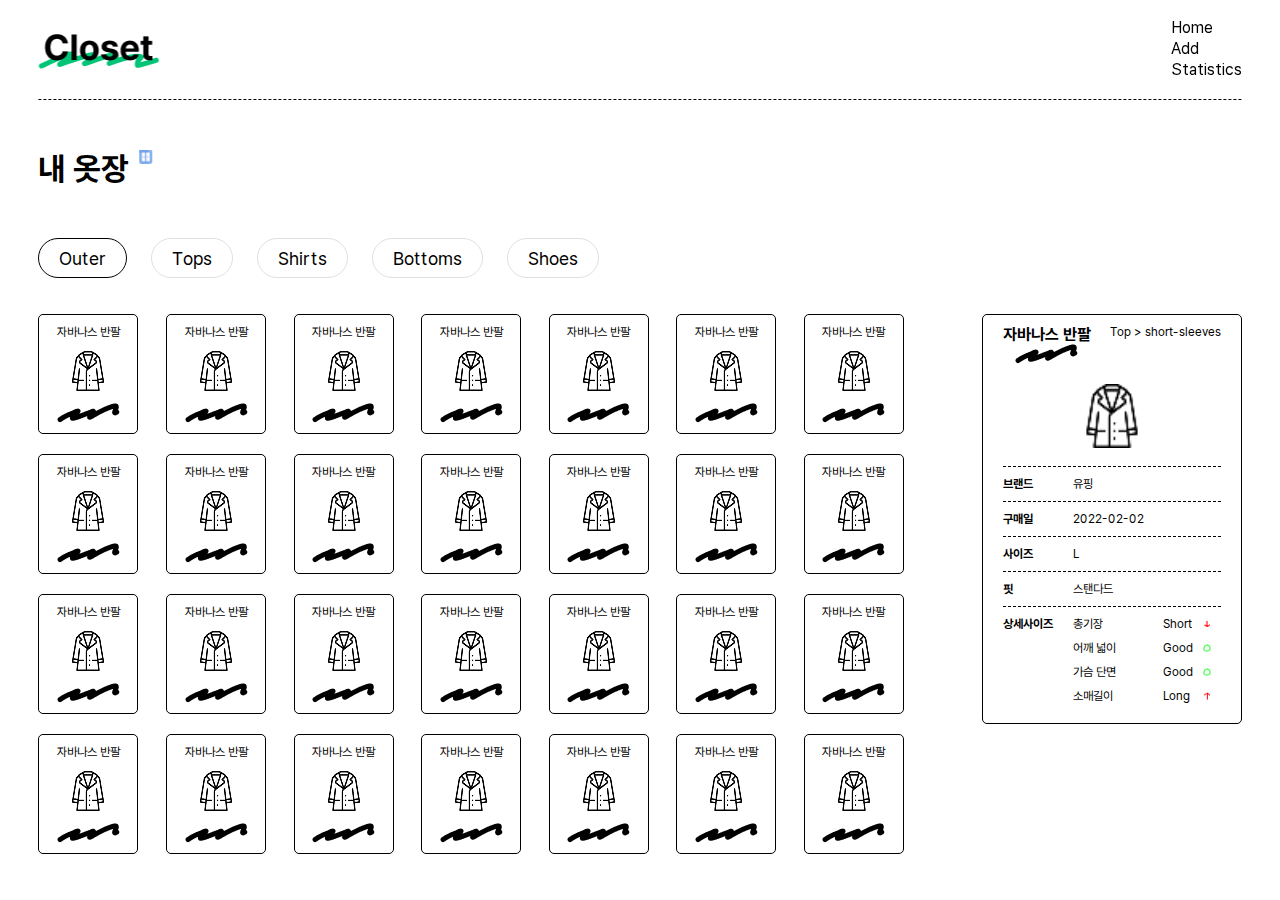
<file: index.html>
<!DOCTYPE html>
<html lang="en">
  <head>
    <meta charset="UTF-8" />
    <meta name="viewport" content="width=device-width, initial-scale=1.0" />
    <title>Document</title>
    <link rel="stylesheet" href="./scss/main.css" />
    <script type="module" src="./js/index.js" defer></script>
  </head>
  <body>
    <header>
      <a href="/index.html">
        <img src="/img/logo.png" alt="logo" />
      </a>
      <nav>
        <ul>
          <li><a href="/index.html">Home</a></li>
          <li><a href="/add.html">Add</a></li>
          <li><a href="/stat.html">Statistics</a></li>
        </ul>
      </nav>
    </header>
    <main>
      <section class="closet">
        <div class="section-header">
          <h1 class="section-header__title">내 옷장</h1>
          <img
            class="section-header__icon"
            src="/img/icon/closet.png"
            alt="closet-image"
          />
        </div>
        <nav class="closet__nav">
          <button class="closet__nav-button closet__nav-button--active">
            Outer
          </button>
          <button class="closet__nav-button">Tops</button>
          <button class="closet__nav-button">Shirts</button>
          <button class="closet__nav-button">Bottoms</button>
          <button class="closet__nav-button">Shoes</button>
        </nav>
        <div class="closet__box">
          <ul class="closet__list closet__list-outer closet__list--active">
            <li class="closet__item">
              <p class="closet__item-name">자바나스 반팔</p>
              <img
                class="closet__item-image"
                src="/img/clothes/coat.png"
                alt="옷 이미지"
              />
              <img
                class="closet__item-line"
                src="/img/line/line1.png"
                alt="옷 색상상"
              />
            </li>
            <li class="closet__item">
              <p class="closet__item-name">자바나스 반팔</p>
              <img
                class="closet__item-image"
                src="/img/clothes/coat.png"
                alt="옷 이미지"
              />
              <img
                class="closet__item-line"
                src="/img/line/line1.png"
                alt="옷 색상"
              />
            </li>
            <li class="closet__item">
              <p class="closet__item-name">자바나스 반팔</p>
              <img
                class="closet__item-image"
                src="/img/clothes/coat.png"
                alt="옷 이미지"
              />
              <img
                class="closet__item-line"
                src="/img/line/line1.png"
                alt="옷 색상상"
              />
            </li>
            <li class="closet__item">
              <p class="closet__item-name">자바나스 반팔</p>
              <img
                class="closet__item-image"
                src="/img/clothes/coat.png"
                alt="옷 이미지"
              />
              <img
                class="closet__item-line"
                src="/img/line/line1.png"
                alt="옷 색상"
              />
            </li>
            <li class="closet__item">
              <p class="closet__item-name">자바나스 반팔</p>
              <img
                class="closet__item-image"
                src="/img/clothes/coat.png"
                alt="옷 이미지"
              />
              <img
                class="closet__item-line"
                src="/img/line/line1.png"
                alt="옷 색상상"
              />
            </li>
            <li class="closet__item">
              <p class="closet__item-name">자바나스 반팔</p>
              <img
                class="closet__item-image"
                src="/img/clothes/coat.png"
                alt="옷 이미지"
              />
              <img
                class="closet__item-line"
                src="/img/line/line1.png"
                alt="옷 색상"
              />
            </li>
            <li class="closet__item">
              <p class="closet__item-name">자바나스 반팔</p>
              <img
                class="closet__item-image"
                src="/img/clothes/coat.png"
                alt="옷 이미지"
              />
              <img
                class="closet__item-line"
                src="/img/line/line1.png"
                alt="옷 색상상"
              />
            </li>
            <li class="closet__item">
              <p class="closet__item-name">자바나스 반팔</p>
              <img
                class="closet__item-image"
                src="/img/clothes/coat.png"
                alt="옷 이미지"
              />
              <img
                class="closet__item-line"
                src="/img/line/line1.png"
                alt="옷 색상"
              />
            </li>
            <li class="closet__item">
              <p class="closet__item-name">자바나스 반팔</p>
              <img
                class="closet__item-image"
                src="/img/clothes/coat.png"
                alt="옷 이미지"
              />
              <img
                class="closet__item-line"
                src="/img/line/line1.png"
                alt="옷 색상상"
              />
            </li>
            <li class="closet__item">
              <p class="closet__item-name">자바나스 반팔</p>
              <img
                class="closet__item-image"
                src="/img/clothes/coat.png"
                alt="옷 이미지"
              />
              <img
                class="closet__item-line"
                src="/img/line/line1.png"
                alt="옷 색상"
              />
            </li>
            <li class="closet__item">
              <p class="closet__item-name">자바나스 반팔</p>
              <img
                class="closet__item-image"
                src="/img/clothes/coat.png"
                alt="옷 이미지"
              />
              <img
                class="closet__item-line"
                src="/img/line/line1.png"
                alt="옷 색상상"
              />
            </li>
            <li class="closet__item">
              <p class="closet__item-name">자바나스 반팔</p>
              <img
                class="closet__item-image"
                src="/img/clothes/coat.png"
                alt="옷 이미지"
              />
              <img
                class="closet__item-line"
                src="/img/line/line1.png"
                alt="옷 색상"
              />
            </li>
            <li class="closet__item">
              <p class="closet__item-name">자바나스 반팔</p>
              <img
                class="closet__item-image"
                src="/img/clothes/coat.png"
                alt="옷 이미지"
              />
              <img
                class="closet__item-line"
                src="/img/line/line1.png"
                alt="옷 색상상"
              />
            </li>
            <li class="closet__item">
              <p class="closet__item-name">자바나스 반팔</p>
              <img
                class="closet__item-image"
                src="/img/clothes/coat.png"
                alt="옷 이미지"
              />
              <img
                class="closet__item-line"
                src="/img/line/line1.png"
                alt="옷 색상"
              />
            </li>
            <li class="closet__item">
              <p class="closet__item-name">자바나스 반팔</p>
              <img
                class="closet__item-image"
                src="/img/clothes/coat.png"
                alt="옷 이미지"
              />
              <img
                class="closet__item-line"
                src="/img/line/line1.png"
                alt="옷 색상상"
              />
            </li>
            <li class="closet__item">
              <p class="closet__item-name">자바나스 반팔</p>
              <img
                class="closet__item-image"
                src="/img/clothes/coat.png"
                alt="옷 이미지"
              />
              <img
                class="closet__item-line"
                src="/img/line/line1.png"
                alt="옷 색상"
              />
            </li>
            <li class="closet__item">
              <p class="closet__item-name">자바나스 반팔</p>
              <img
                class="closet__item-image"
                src="/img/clothes/coat.png"
                alt="옷 이미지"
              />
              <img
                class="closet__item-line"
                src="/img/line/line1.png"
                alt="옷 색상"
              />
            </li>
            <li class="closet__item">
              <p class="closet__item-name">자바나스 반팔</p>
              <img
                class="closet__item-image"
                src="/img/clothes/coat.png"
                alt="옷 이미지"
              />
              <img
                class="closet__item-line"
                src="/img/line/line1.png"
                alt="옷 색상"
              />
            </li>
            <li class="closet__item">
              <p class="closet__item-name">자바나스 반팔</p>
              <img
                class="closet__item-image"
                src="/img/clothes/coat.png"
                alt="옷 이미지"
              />
              <img
                class="closet__item-line"
                src="/img/line/line1.png"
                alt="옷 색상"
              />
            </li>
            <li class="closet__item">
              <p class="closet__item-name">자바나스 반팔</p>
              <img
                class="closet__item-image"
                src="/img/clothes/coat.png"
                alt="옷 이미지"
              />
              <img
                class="closet__item-line"
                src="/img/line/line1.png"
                alt="옷 색상"
              />
            </li>
            <li class="closet__item">
              <p class="closet__item-name">자바나스 반팔</p>
              <img
                class="closet__item-image"
                src="/img/clothes/coat.png"
                alt="옷 이미지"
              />
              <img
                class="closet__item-line"
                src="/img/line/line1.png"
                alt="옷 색상"
              />
            </li>
            <li class="closet__item">
              <p class="closet__item-name">자바나스 반팔</p>
              <img
                class="closet__item-image"
                src="/img/clothes/coat.png"
                alt="옷 이미지"
              />
              <img
                class="closet__item-line"
                src="/img/line/line1.png"
                alt="옷 색상"
              />
            </li>
            <li class="closet__item">
              <p class="closet__item-name">자바나스 반팔</p>
              <img
                class="closet__item-image"
                src="/img/clothes/coat.png"
                alt="옷 이미지"
              />
              <img
                class="closet__item-line"
                src="/img/line/line1.png"
                alt="옷 색상"
              />
            </li>
            <li class="closet__item">
              <p class="closet__item-name">자바나스 반팔</p>
              <img
                class="closet__item-image"
                src="/img/clothes/coat.png"
                alt="옷 이미지"
              />
              <img
                class="closet__item-line"
                src="/img/line/line1.png"
                alt="옷 색상"
              />
            </li>
            <li class="closet__item">
              <p class="closet__item-name">자바나스 반팔</p>
              <img
                class="closet__item-image"
                src="/img/clothes/coat.png"
                alt="옷 이미지"
              />
              <img
                class="closet__item-line"
                src="/img/line/line1.png"
                alt="옷 색상"
              />
            </li>
            <li class="closet__item">
              <p class="closet__item-name">자바나스 반팔</p>
              <img
                class="closet__item-image"
                src="/img/clothes/coat.png"
                alt="옷 이미지"
              />
              <img
                class="closet__item-line"
                src="/img/line/line1.png"
                alt="옷 색상"
              />
            </li>
            <li class="closet__item">
              <p class="closet__item-name">자바나스 반팔</p>
              <img
                class="closet__item-image"
                src="/img/clothes/coat.png"
                alt="옷 이미지"
              />
              <img
                class="closet__item-line"
                src="/img/line/line1.png"
                alt="옷 색상"
              />
            </li>
            <li class="closet__item">
              <p class="closet__item-name">자바나스 반팔</p>
              <img
                class="closet__item-image"
                src="/img/clothes/coat.png"
                alt="옷 이미지"
              />
              <img
                class="closet__item-line"
                src="/img/line/line1.png"
                alt="옷 색상"
              />
            </li>
          </ul>
          <div class="closet__detail">
            <div class="closet__detail__header">
              <div class="closet__detail__header-left">
                <p class="closet__detail__title">자바나스 반팔</p>
                <img
                  class="closet__detail__color"
                  src="/img/line/line1.png"
                  alt="옷 색상"
                />
              </div>
              <p class="closet__detail__header-right closet__detail__category">
                Top > short-sleeves
              </p>
            </div>
            <ul class="closet__detail__info">
              <li class="closet__detail__info__item">
                <img
                  class="closet__detail__image"
                  src="/img/clothes/coat.png"
                  alt="옷 이미지"
                />
              </li>
              <li class="closet__detail__info__item">
                <p class="closet__detail__label">브랜드</p>
                <p class="closet__detail__value">유핑</p>
              </li>
              <li class="closet__detail__info__item">
                <p class="closet__detail__label">구매일</p>
                <p class="closet__detail__value">2022-02-02</p>
              </li>
              <li class="closet__detail__info__item">
                <p class="closet__detail__label">사이즈</p>
                <p class="closet__detail__value">L</p>
              </li>
              <li class="closet__detail__info__item">
                <p class="closet__detail__label">핏</p>
                <p class="closet__detail__value">스탠다드</p>
              </li>
              <li class="closet__detail__info__item">
                <p class="closet__detail__label">상세사이즈</p>
                <ul class="closet__detail__value">
                  <li class="closet__detail__size-item">
                    <p class="closet__detail__size-label">총기장</p>
                    <p class="closet__detail__size-value">Short</p>
                    <img
                      class="closet__detail__size-icon"
                      src="/img/icon/short.png"
                    />
                  </li>
                  <li class="closet__detail__size-item">
                    <p class="closet__detail__size-label">어깨 넓이</p>
                    <p class="closet__detail__size-value">Good</p>
                    <img
                      class="closet__detail__size-icon"
                      src="/img/icon/good.png"
                    />
                  </li>
                  <li class="closet__detail__size-item">
                    <p class="closet__detail__size-label">가슴 단면</p>
                    <p class="closet__detail__size-value">Good</p>
                    <img
                      class="closet__detail__size-icon"
                      src="/img/icon/good.png"
                    />
                  </li>
                  <li class="closet__detail__size-item">
                    <p class="closet__detail__size-label">소매길이</p>
                    <p class="closet__detail__size-value">Long</p>
                    <img
                      class="closet__detail__size-icon"
                      src="/img/icon/long.png"
                    />
                  </li>
                </ul>
              </li>
            </ul>
          </div>
        </div>
      </section>
    </main>
  </body>
</html>
</file>
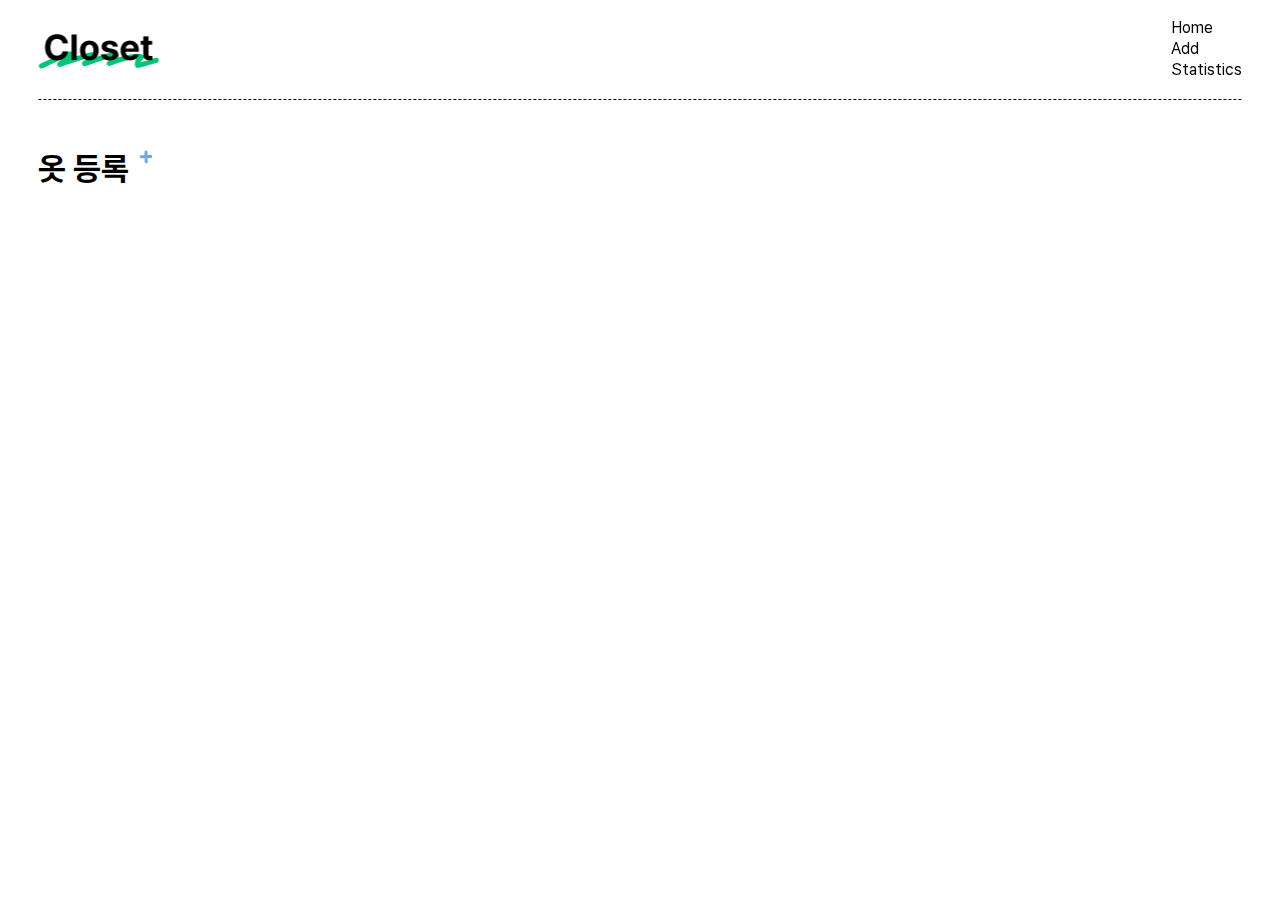
<file: add.html>
<!DOCTYPE html>
<html lang="en">
  <head>
    <meta charset="UTF-8" />
    <meta name="viewport" content="width=device-width, initial-scale=1.0" />
    <title>Document</title>
    <link rel="stylesheet" href="./scss/main.css" />
    <script type="module" src="./js/index.js" defer></script>
  </head>
  <body>
    <header>
      <a href="/index.html">
        <img src="/img/logo.png" alt="logo" />
      </a>
      <nav>
        <ul>
          <li><a href="/index.html">Home</a></li>
          <li><a href="/add.html">Add</a></li>
          <li><a href="/stat.html">Statistics</a></li>
        </ul>
      </nav>
    </header>
    <main>
      <section class="closet">
        <div class="section-header">
          <h1 class="section-header__title">옷 등록</h1>
          <img
            class="section-header__icon"
            src="/img/icon/add.png"
            alt="closet-image"
          />
        </div>
      </section>
    </main>
  </body>
</html>
</file>
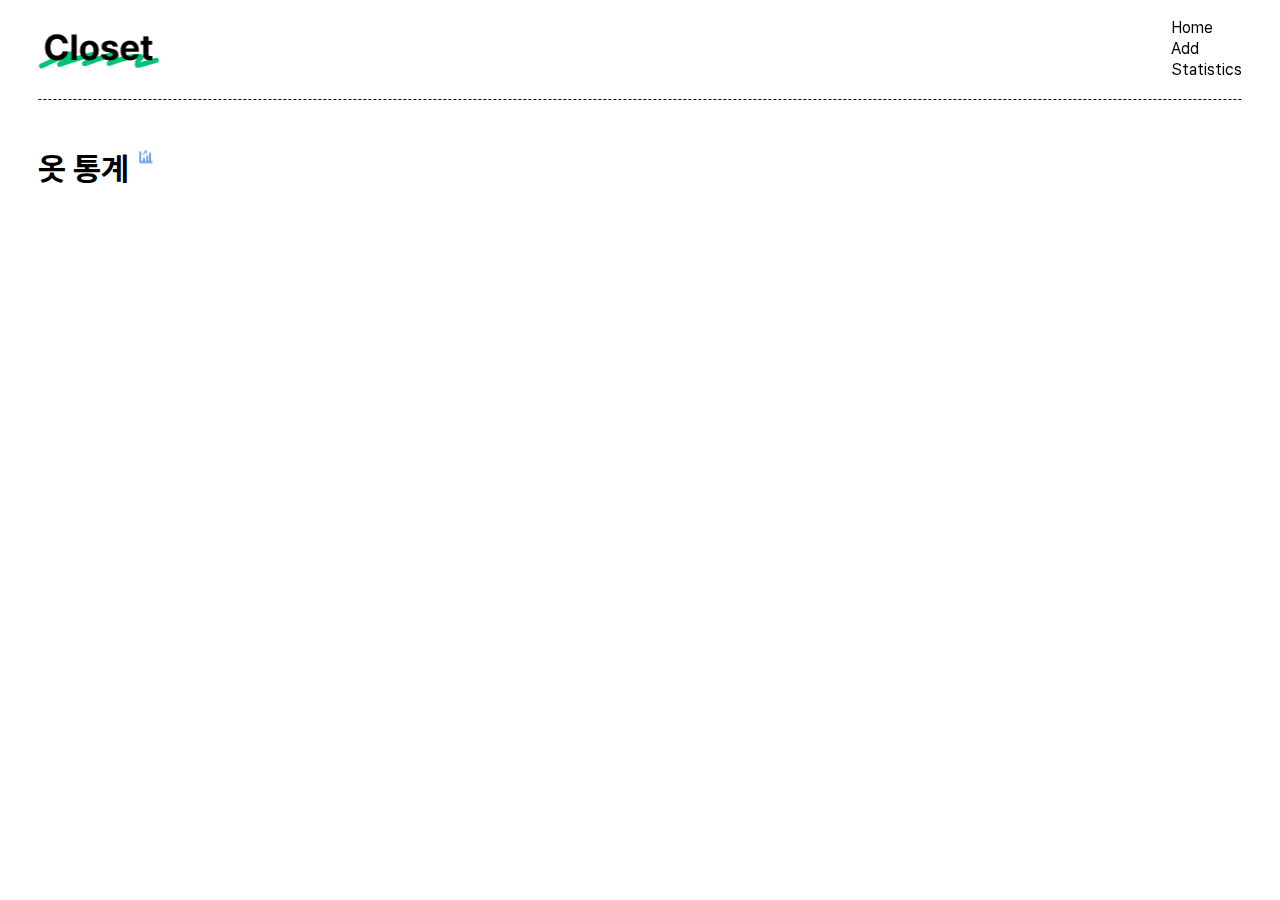
<file: stat.html>
<!DOCTYPE html>
<html lang="en">
  <head>
    <meta charset="UTF-8" />
    <meta name="viewport" content="width=device-width, initial-scale=1.0" />
    <title>Document</title>
    <link rel="stylesheet" href="./scss/main.css" />
    <script type="module" src="./js/index.js" defer></script>
  </head>
  <body>
    <header>
      <a href="/index.html">
        <img src="/img/logo.png" alt="logo" />
      </a>
      <nav>
        <ul>
          <li><a href="/index.html">Home</a></li>
          <li><a href="/add.html">Add</a></li>
          <li><a href="/stat.html">Statistics</a></li>
        </ul>
      </nav>
    </header>
    <main>
      <section class="closet">
        <div class="section-header">
          <h1 class="section-header__title">옷 통계</h1>
          <img
            class="section-header__icon"
            src="/img/icon/stat1.png"
            alt="closet-image"
          />
        </div>
      </section>
    </main>
  </body>
</html>
</file>
<file: scss/main.css>
html,
body,
div,
span,
applet,
object,
iframe,
h1,
h2,
h3,
h4,
h5,
h6,
p,
blockquote,
pre,
a,
abbr,
acronym,
address,
big,
cite,
code,
del,
dfn,
em,
img,
ins,
kbd,
q,
s,
samp,
small,
strike,
strong,
sub,
sup,
tt,
var,
b,
u,
i,
center,
dl,
dt,
dd,
ol,
ul,
li,
fieldset,
form,
label,
legend,
table,
caption,
tbody,
tfoot,
thead,
tr,
th,
td,
article,
aside,
canvas,
details,
embed,
figure,
figcaption,
footer,
header,
hgroup,
menu,
nav,
output,
ruby,
section,
summary,
time,
mark,
audio,
video {
  margin: 0;
  padding: 0;
  border: 0;
  font-size: 100%;
  vertical-align: baseline;
}

/* HTML5 display-role reset for older browsers */
article,
aside,
details,
figcaption,
figure,
footer,
header,
hgroup,
menu,
nav,
section {
  display: block;
}

ol,
ul {
  list-style: none;
}

blockquote,
q {
  quotes: none;
}

blockquote:before,
blockquote:after,
q:before,
q:after {
  content: "";
  content: none;
}

table {
  border-collapse: collapse;
  border-spacing: 0;
}

@font-face {
  font-family: "Pretendard";
  font-weight: 700;
  font-display: swap;
  src: local("Pretendard Bold"), url(/font/pretendard/Pretendard-Bold.woff2) format("woff2"), url(/font/pretendard/Pretendard-Bold.woff) format("woff");
}
@font-face {
  font-family: "Pretendard";
  font-weight: 400;
  font-display: swap;
  src: local("Pretendard Regular"), url(/font/pretendard/Pretendard-Regular.woff2) format("woff2"), url(/font/pretendard/Pretendard-Regular.woff) format("woff");
}
* {
  box-sizing: border-box;
  font-family: "Pretendard", sans-serif;
}
* a {
  text-decoration: none;
  color: inherit;
}

button {
  height: 40px;
  padding: 0 20px;
  background-color: #fff;
  border-radius: 50px;
}

header {
  margin: 0 auto;
  width: 94%;
  max-width: 1840px;
  height: 100px;
  border-bottom: 1px dashed #000;
  display: flex;
  justify-content: space-between;
  align-items: center;
  position: fixed;
  top: 0;
  left: 50%;
  transform: translateX(-50%);
}
header nav li {
  margin-bottom: 2px;
}
header nav li a {
  position: relative;
  padding-bottom: 2px;
}
header nav li a::after {
  content: "";
  position: absolute;
  left: 0;
  bottom: 0;
  width: 0;
  height: 2px;
  background-color: #000;
}
header nav li a.active::after {
  animation: underline-grow 0.3s forwards;
}

@keyframes underline-grow {
  from {
    width: 0;
  }
  to {
    width: 100%;
  }
}
main {
  width: 94%;
  max-width: 1600px;
  margin: 0 auto;
  margin-top: 100px;
}
main .section-header {
  padding: 50px 0;
  display: flex;
  gap: 10px;
}
main .section-header__title {
  font-size: 32px;
}
main .section-header__icon {
  width: 14px;
  height: 14px;
}

.closet .closet__nav {
  margin-bottom: 36px;
}
.closet .closet__nav button {
  margin-right: 20px;
}
.closet .closet__nav .closet__nav-button {
  border: 1px solid #e0e0e0;
  font-size: 18px;
}
.closet .closet__nav .closet__nav-button--active {
  border: 1px solid #000;
}
.closet .closet__box {
  display: flex;
  align-items: flex-start;
  gap: 70px;
}
.closet .closet__box .closet__list {
  flex-grow: 1;
  display: grid;
  grid-template-columns: repeat(auto-fit, minmax(100px, 1fr));
  gap: 20px;
}
.closet .closet__box .closet__list .closet__item {
  padding: 10px 0;
  width: 100px;
  height: 120px;
  border: 1px solid #000;
  border-radius: 5px;
  font-size: 12px;
  display: flex;
  flex-direction: column;
  align-items: center;
  justify-content: space-between;
}
.closet .closet__box .closet__list .closet__item .closet__item-image {
  width: 40px;
  height: 40px;
}
.closet .closet__box .closet__detail {
  padding: 10px 20px;
  width: 260px;
  border: 1px solid #000;
  border-radius: 5px;
  font-size: 12px;
}
.closet .closet__box .closet__detail .closet__detail__header {
  margin-bottom: 20px;
  display: flex;
  justify-content: space-between;
}
.closet .closet__box .closet__detail .closet__detail__header .closet__detail__header-left {
  display: flex;
  flex-direction: column;
  align-items: center;
}
.closet .closet__box .closet__detail .closet__detail__header .closet__detail__header-left .closet__detail__title {
  font-size: 16px;
  font-weight: bold;
}
.closet .closet__box .closet__detail .closet__detail__info .closet__detail__info__item {
  display: flex;
  margin-bottom: 10px;
  padding-bottom: 10px;
  border-bottom: 1px dashed #000;
}
.closet .closet__box .closet__detail .closet__detail__info .closet__detail__info__item:last-child {
  border-bottom: none;
  margin-bottom: 0;
  padding-bottom: 0;
}
.closet .closet__box .closet__detail .closet__detail__info .closet__detail__info__item .closet__detail__image {
  margin: 0 auto;
  margin-bottom: 8px;
  width: 64px;
  height: 64px;
}
.closet .closet__box .closet__detail .closet__detail__info .closet__detail__info__item .closet__detail__label {
  font-weight: bold;
  width: 70px;
}
.closet .closet__box .closet__detail .closet__detail__info .closet__detail__info__item .closet__detail__size-item {
  display: flex;
  align-items: center;
  margin-bottom: 10px;
}
.closet .closet__box .closet__detail .closet__detail__info .closet__detail__info__item .closet__detail__size-item .closet__detail__size-label {
  width: 90px;
}
.closet .closet__box .closet__detail .closet__detail__info .closet__detail__info__item .closet__detail__size-item .closet__detail__size-value {
  width: 40px;
}
.closet .closet__box .closet__detail .closet__detail__info .closet__detail__info__item .closet__detail__size-item .closet__detail__size-icon {
  width: 8px;
  height: 8px;
}/*# sourceMappingURL=main.css.map */
</file>
